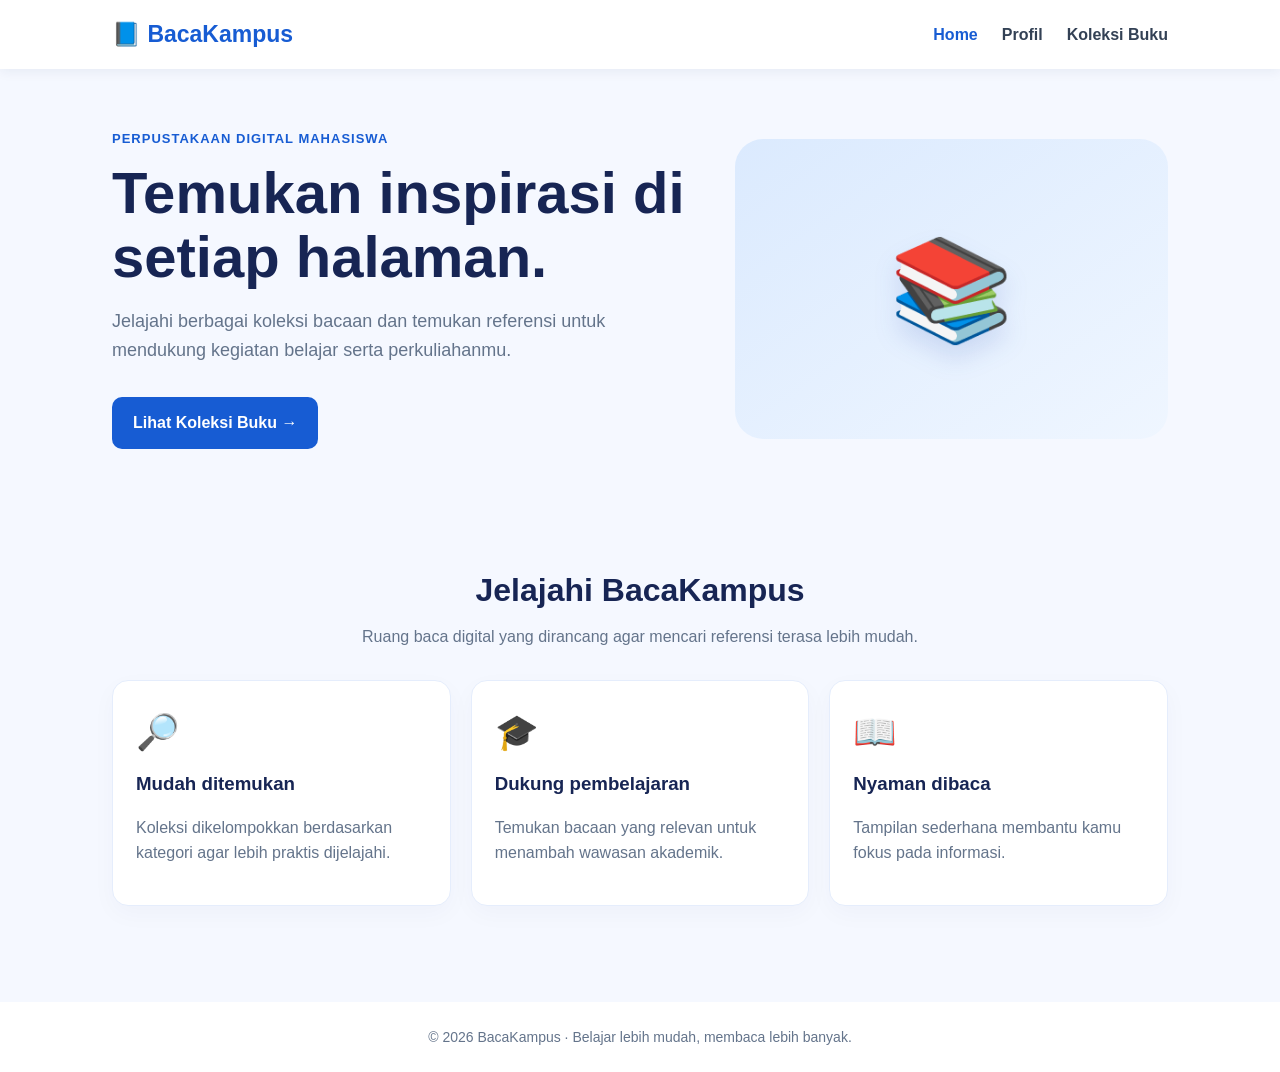
<file: bacakampus-vscode/bacakampus/index.html>
<!DOCTYPE html><html lang="id"><head><meta charset="UTF-8"><meta name="viewport" content="width=device-width, initial-scale=1.0"><title>BacaKampus | Home</title><link rel="stylesheet" href="style.css"></head><body><header><nav class="nav"><a class="logo" href="index.html">📘 BacaKampus</a><div class="navlinks"><a class="active" href="index.html">Home</a><a href="profil.html">Profil</a><a href="koleksi.html">Koleksi Buku</a></div></nav></header><main><section class="wrap hero"><div><div class="eyebrow">Perpustakaan Digital Mahasiswa</div><h1>Temukan inspirasi di setiap halaman.</h1><p class="lead">Jelajahi berbagai koleksi bacaan dan temukan referensi untuk mendukung kegiatan belajar serta perkuliahanmu.</p><a class="btn" href="koleksi.html">Lihat Koleksi Buku →</a></div><div class="visual"><div class="books-art">📚</div></div></section><section class="wrap"><h2 class="section-title">Jelajahi BacaKampus</h2><p class="center">Ruang baca digital yang dirancang agar mencari referensi terasa lebih mudah.</p><div class="grid"><article class="card"><div class="emoji">🔎</div><h3>Mudah ditemukan</h3><p class="muted">Koleksi dikelompokkan berdasarkan kategori agar lebih praktis dijelajahi.</p></article><article class="card"><div class="emoji">🎓</div><h3>Dukung pembelajaran</h3><p class="muted">Temukan bacaan yang relevan untuk menambah wawasan akademik.</p></article><article class="card"><div class="emoji">📖</div><h3>Nyaman dibaca</h3><p class="muted">Tampilan sederhana membantu kamu fokus pada informasi.</p></article></div></section></main><footer>© 2026 BacaKampus · Belajar lebih mudah, membaca lebih banyak.</footer></body></html>
</file>
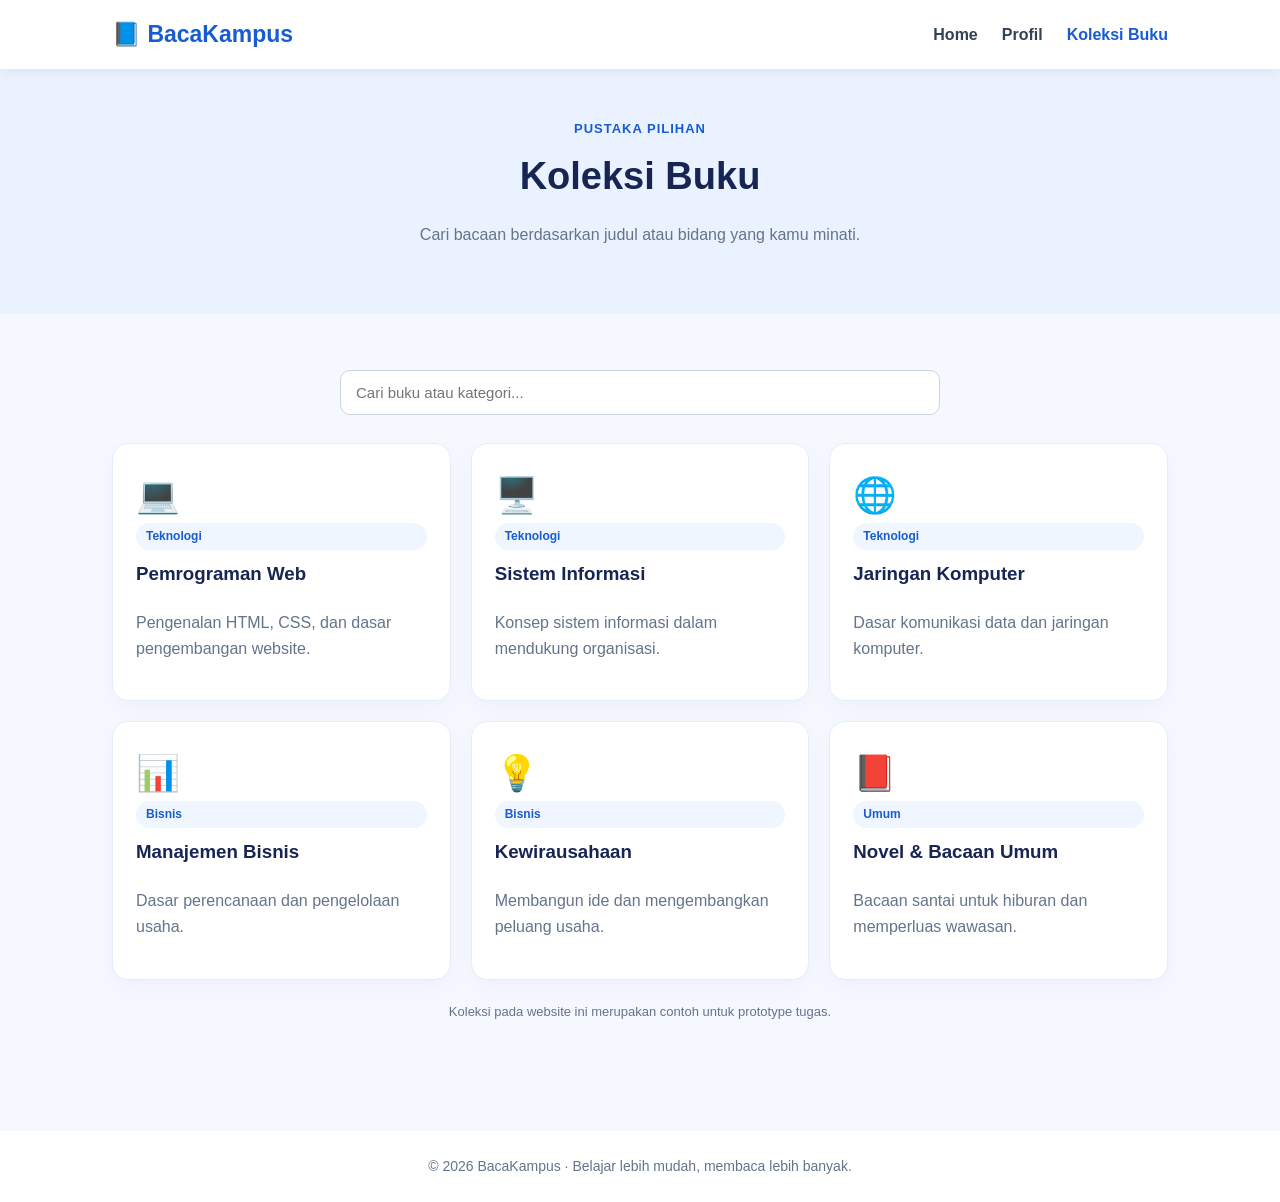
<file: bacakampus-vscode/bacakampus/koleksi.html>
<!DOCTYPE html><html lang="id"><head><meta charset="UTF-8"><meta name="viewport" content="width=device-width, initial-scale=1.0"><title>BacaKampus | Koleksi Buku</title><link rel="stylesheet" href="style.css"></head><body><header><nav class="nav"><a class="logo" href="index.html">📘 BacaKampus</a><div class="navlinks"><a href="index.html">Home</a><a href="profil.html">Profil</a><a class="active" href="koleksi.html">Koleksi Buku</a></div></nav></header><main><section class="pagehead"><div class="eyebrow">Pustaka pilihan</div><h1>Koleksi Buku</h1><p class="muted">Cari bacaan berdasarkan judul atau bidang yang kamu minati.</p></section><section class="wrap"><div class="book-tools"><input id="search" type="search" placeholder="Cari buku atau kategori..." aria-label="Cari buku"></div><div class="grid" id="books"><article class="card book" data-search="pemrograman web teknologi"><div class="emoji">💻</div><span class="tag">Teknologi</span><h3>Pemrograman Web</h3><p class="muted">Pengenalan HTML, CSS, dan dasar pengembangan website.</p></article><article class="card book" data-search="sistem informasi teknologi"><div class="emoji">🖥️</div><span class="tag">Teknologi</span><h3>Sistem Informasi</h3><p class="muted">Konsep sistem informasi dalam mendukung organisasi.</p></article><article class="card book" data-search="jaringan komputer teknologi"><div class="emoji">🌐</div><span class="tag">Teknologi</span><h3>Jaringan Komputer</h3><p class="muted">Dasar komunikasi data dan jaringan komputer.</p></article><article class="card book" data-search="manajemen bisnis"><div class="emoji">📊</div><span class="tag">Bisnis</span><h3>Manajemen Bisnis</h3><p class="muted">Dasar perencanaan dan pengelolaan usaha.</p></article><article class="card book" data-search="kewirausahaan bisnis"><div class="emoji">💡</div><span class="tag">Bisnis</span><h3>Kewirausahaan</h3><p class="muted">Membangun ide dan mengembangkan peluang usaha.</p></article><article class="card book" data-search="novel bacaan umum"><div class="emoji">📕</div><span class="tag">Umum</span><h3>Novel & Bacaan Umum</h3><p class="muted">Bacaan santai untuk hiburan dan memperluas wawasan.</p></article></div><p id="empty" class="center" hidden>Buku tidak ditemukan. Coba kata kunci lain.</p><p class="muted" style="text-align:center;margin-top:22px;font-size:13px">Koleksi pada website ini merupakan contoh untuk prototype tugas.</p></section></main><footer>© 2026 BacaKampus · Belajar lebih mudah, membaca lebih banyak.</footer><script>const search=document.getElementById('search');const books=[...document.querySelectorAll('.book')];const empty=document.getElementById('empty');search.addEventListener('input',()=>{const q=search.value.toLowerCase().trim();let count=0;books.forEach(book=>{const show=book.dataset.search.includes(q);book.hidden=!show;if(show)count++});empty.hidden=count!==0});</script></body></html>
</file>
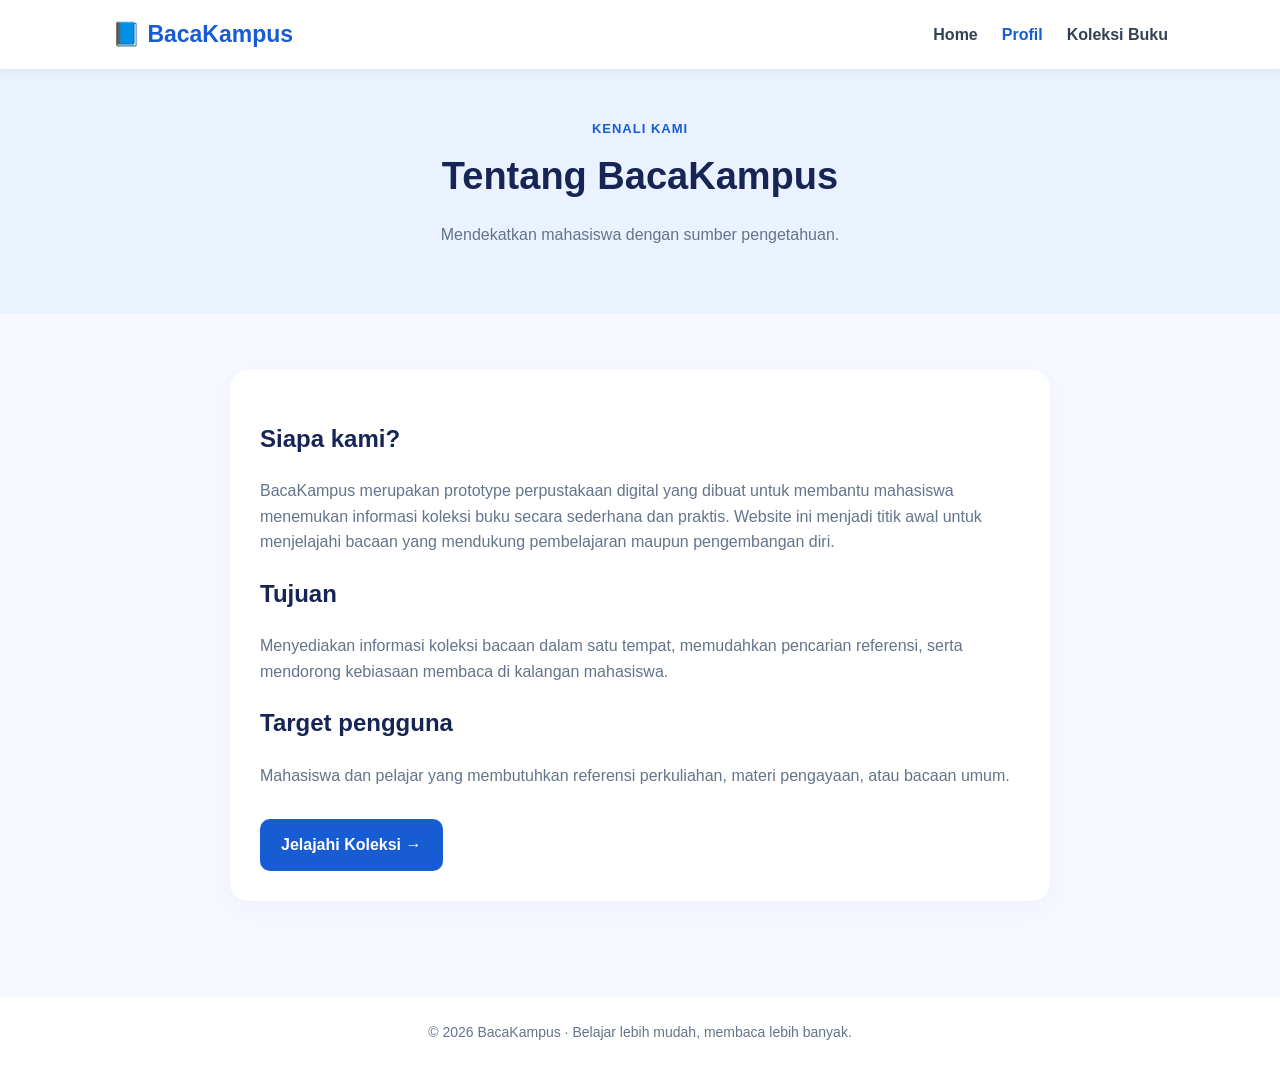
<file: bacakampus-vscode/bacakampus/profil.html>
<!DOCTYPE html><html lang="id"><head><meta charset="UTF-8"><meta name="viewport" content="width=device-width, initial-scale=1.0"><title>BacaKampus | Profil</title><link rel="stylesheet" href="style.css"></head><body><header><nav class="nav"><a class="logo" href="index.html">📘 BacaKampus</a><div class="navlinks"><a href="index.html">Home</a><a class="active" href="profil.html">Profil</a><a href="koleksi.html">Koleksi Buku</a></div></nav></header><main><section class="pagehead"><div class="eyebrow">Kenali kami</div><h1>Tentang BacaKampus</h1><p class="muted">Mendekatkan mahasiswa dengan sumber pengetahuan.</p></section><section class="wrap"><div class="about-box"><h2>Siapa kami?</h2><p class="muted">BacaKampus merupakan prototype perpustakaan digital yang dibuat untuk membantu mahasiswa menemukan informasi koleksi buku secara sederhana dan praktis. Website ini menjadi titik awal untuk menjelajahi bacaan yang mendukung pembelajaran maupun pengembangan diri.</p><h2>Tujuan</h2><p class="muted">Menyediakan informasi koleksi bacaan dalam satu tempat, memudahkan pencarian referensi, serta mendorong kebiasaan membaca di kalangan mahasiswa.</p><h2>Target pengguna</h2><p class="muted">Mahasiswa dan pelajar yang membutuhkan referensi perkuliahan, materi pengayaan, atau bacaan umum.</p><a class="btn" href="koleksi.html">Jelajahi Koleksi →</a></div></section></main><footer>© 2026 BacaKampus · Belajar lebih mudah, membaca lebih banyak.</footer></body></html>
</file>
<file: bacakampus-vscode/bacakampus/style.css>
*{box-sizing:border-box}body{margin:0;font-family:Arial,sans-serif;color:#172554;background:#f5f8ff;line-height:1.6}header{background:#fff;box-shadow:0 2px 12px #102a5b12;position:sticky;top:0;z-index:2}.nav{max-width:1100px;margin:auto;padding:16px 22px;display:flex;align-items:center;justify-content:space-between;gap:20px}.logo{font-size:23px;font-weight:800;color:#175cd3;text-decoration:none}.navlinks{display:flex;gap:24px;flex-wrap:wrap}.navlinks a{color:#334155;text-decoration:none;font-weight:600}.navlinks a:hover,.navlinks a.active{color:#175cd3}.wrap{max-width:1100px;margin:auto;padding:56px 22px}.hero{display:grid;grid-template-columns:1.15fr .85fr;align-items:center;gap:38px;min-height:440px}.eyebrow{color:#175cd3;font-weight:700;letter-spacing:1px;text-transform:uppercase;font-size:13px}.hero h1{font-size:clamp(36px,5vw,58px);line-height:1.1;margin:12px 0 18px}.lead{color:#64748b;font-size:18px;max-width:600px}.btn{display:inline-block;background:#175cd3;color:white;text-decoration:none;padding:13px 21px;border-radius:10px;font-weight:700;margin-top:15px}.btn:hover{background:#1246a5}.visual{background:linear-gradient(145deg,#dbeafe,#eff6ff);border-radius:28px;padding:30px;min-height:300px;display:grid;place-items:center}.books-art{font-size:100px;filter:drop-shadow(0 14px 12px #1e40af22)}.section-title{text-align:center;margin:0 0 8px;font-size:32px}.center{text-align:center;color:#64748b;margin:0 auto 30px;max-width:650px}.grid{display:grid;grid-template-columns:repeat(3,1fr);gap:20px}.card{background:white;border:1px solid #e5edfc;border-radius:16px;padding:23px;box-shadow:0 8px 24px #102a5b08}.card .emoji{font-size:35px}.card h3{margin:9px 0 5px}.muted{color:#64748b}.pagehead{background:#eaf2ff;text-align:center;padding:50px 22px}.pagehead h1{font-size:38px;margin:6px 0}.book-tools{display:flex;gap:12px;max-width:600px;margin:0 auto 28px}.book-tools input{width:100%;padding:13px 15px;border:1px solid #cbd5e1;border-radius:10px;font-size:15px}.tag{display:inline-block;background:#eff6ff;color:#175cd3;border-radius:30px;padding:4px 10px;font-size:12px;font-weight:700}.book{display:flex;flex-direction:column;min-height:210px}.book .btn{align-self:flex-start;margin-top:auto}.about-box{max-width:820px;margin:auto;background:white;border-radius:18px;padding:30px;box-shadow:0 8px 24px #102a5b08}footer{text-align:center;padding:24px;color:#64748b;background:#fff;margin-top:40px;font-size:14px}@media(max-width:720px){.hero{grid-template-columns:1fr;min-height:auto}.grid{grid-template-columns:1fr}.nav{align-items:flex-start;flex-direction:column}.navlinks{gap:14px}.wrap{padding:38px 18px}.pagehead h1{font-size:31px}}
</file>
